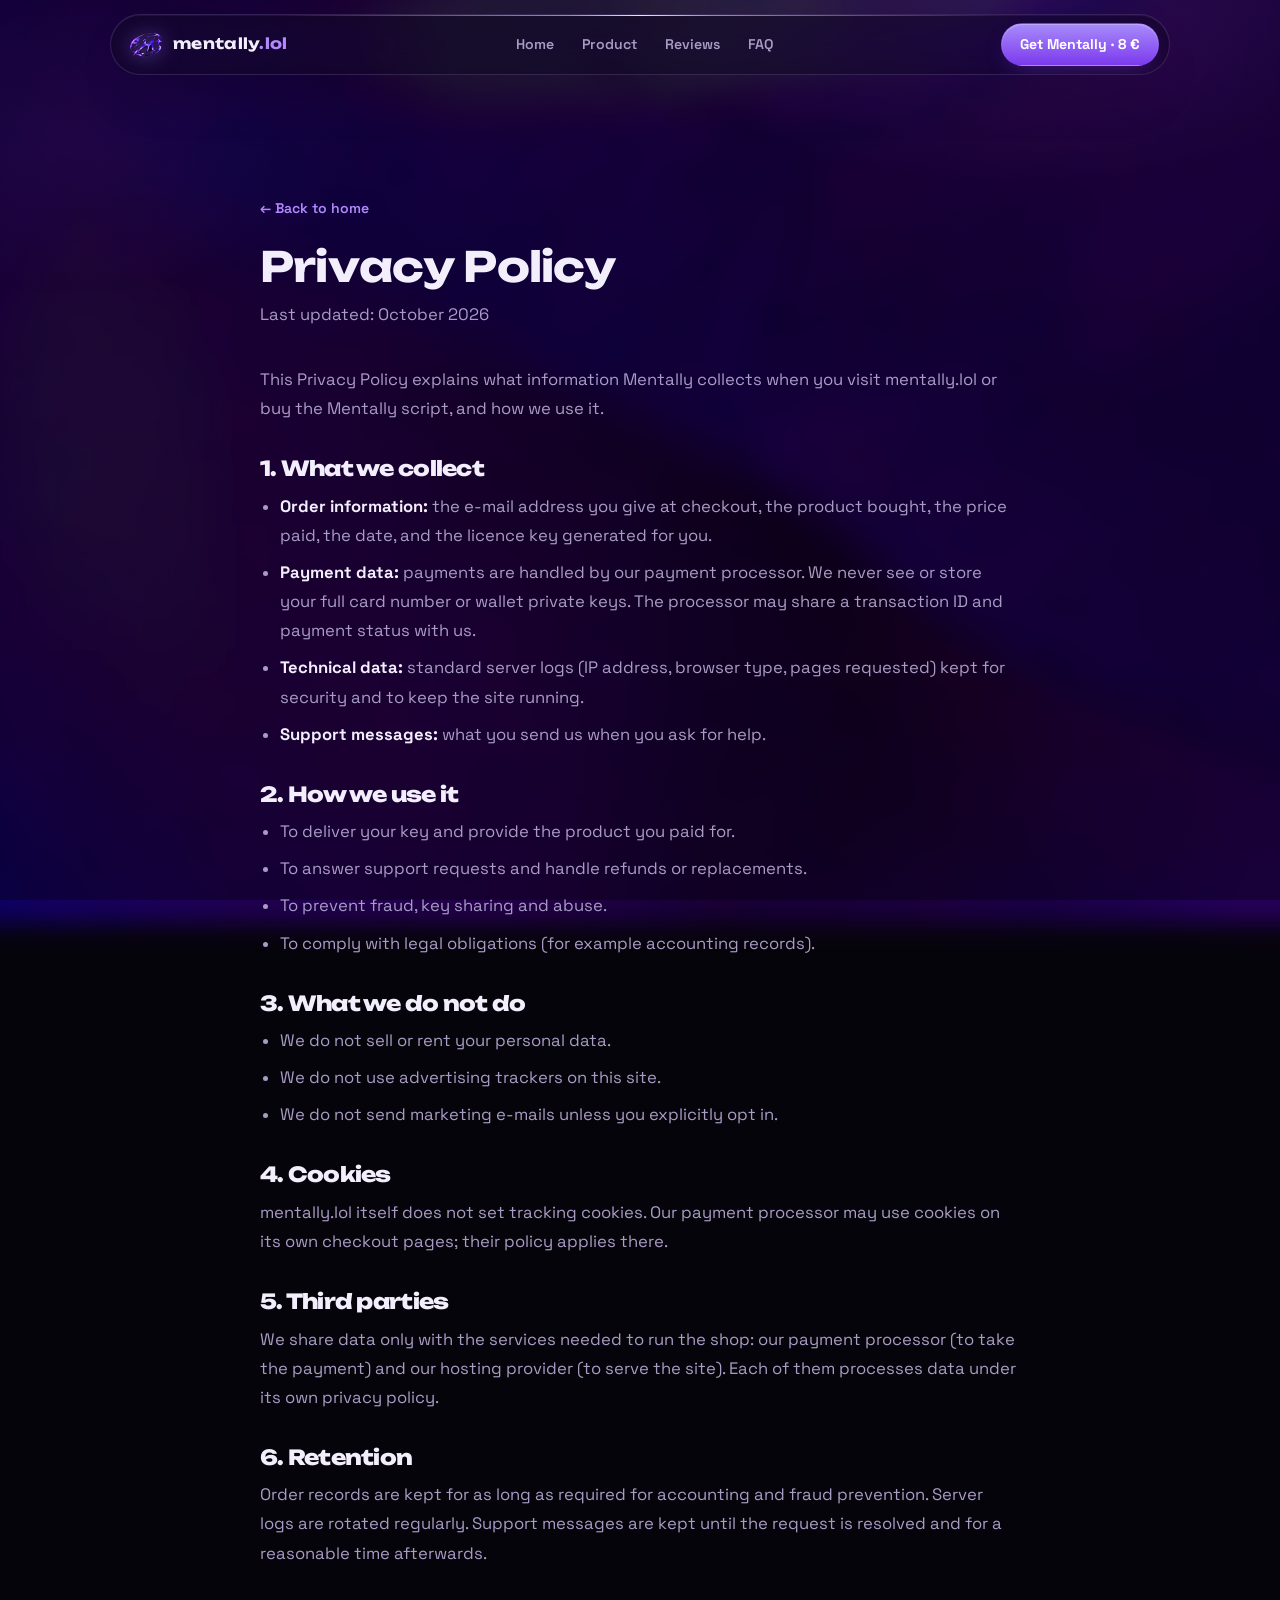
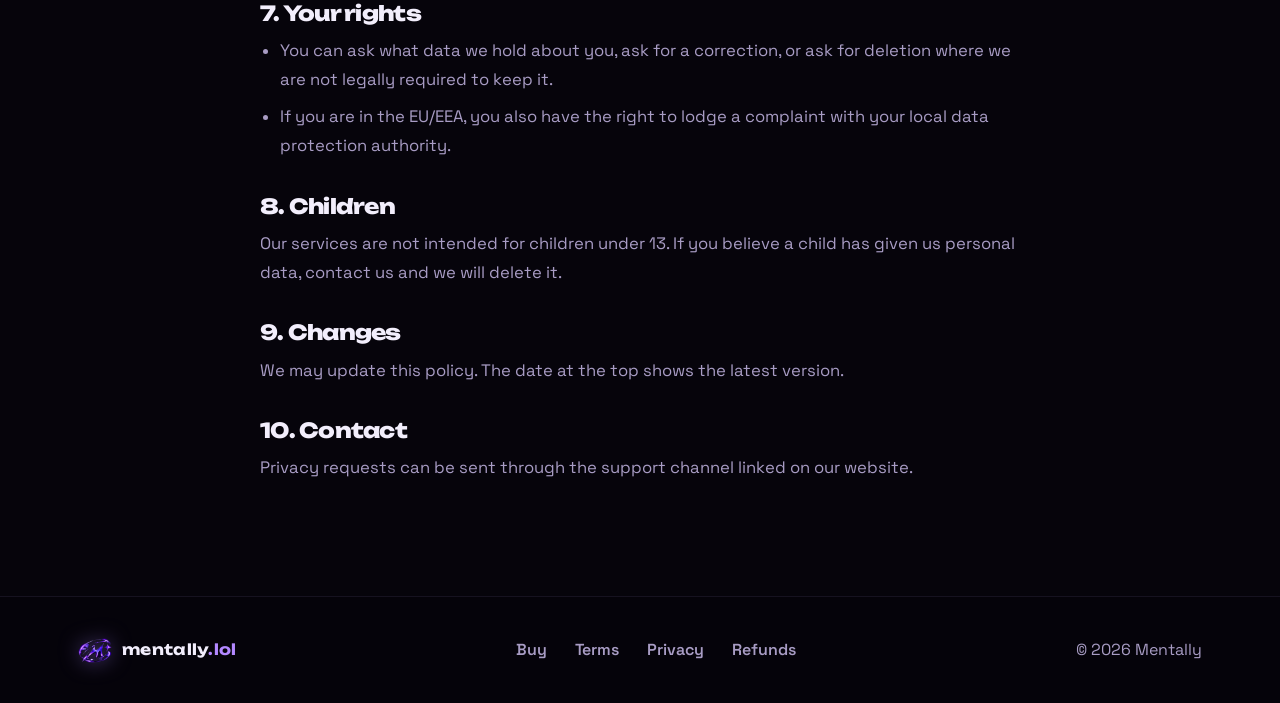
<file: privacy/index.html>
<!DOCTYPE html>
<html lang="en">
<head>
<meta charset="UTF-8">
<meta name="viewport" content="width=device-width, initial-scale=1.0">
<title>Privacy Policy — Mentally</title>
<meta name="description" content="Privacy Policy — Mentally, the Rivals script.">
<link rel="icon" type="image/png" href="../assets/favicon.png">
<meta name="referrer" content="strict-origin-when-cross-origin">
<link rel="preconnect" href="https://fonts.googleapis.com">
<link rel="preconnect" href="https://fonts.gstatic.com" crossorigin>
<link href="https://fonts.googleapis.com/css2?family=Unbounded:wght@500;600;700;800;900&family=Space+Grotesk:wght@400;500;600;700&family=Space+Mono:wght@400;700&display=swap" rel="stylesheet">
<link rel="stylesheet" href="../style.css">
</head>
<body>

<video class="site-bg-video" autoplay muted loop playsinline preload="auto" poster="../assets/background-poster.jpg" aria-hidden="true">
  <source src="../assets/background.mp4" type="video/mp4">
</video>
<div class="site-bg-tint"></div>
<div class="bg-fx"></div>
<div class="grain"></div>
<div class="scroll-progress" id="scrollProgress"></div>

<header>
  <nav class="nav-pill">
    <a href="../index.html" class="brand">
      <img src="../assets/logo.png" alt="Mentally">
      <span class="wordmark">mentally<em>.lol</em></span>
    </a>
    <div class="nav-links">
      <a href="../index.html">Home</a>
      <a href="../index.html#product">Product</a>
      <a href="../index.html#reviews">Reviews</a>
      <a href="../index.html#faq">FAQ</a>
    </div>
    <div class="nav-cta">
      <a href="../buy/index.html" class="btn btn-primary btn-sm">Get Mentally · 8 €<span class="cursor-glow"></span></a>
      <button class="burger" id="burgerBtn" aria-label="Menu"><span></span></button>
    </div>
  </nav>
  <div class="mobile-menu" id="mobileMenu">
    <a href="../index.html">Home</a>
    <a href="../index.html#product">Product</a>
    <a href="../index.html#reviews">Reviews</a>
    <a href="../index.html#faq">FAQ</a>
    <a href="../buy/index.html">Buy — 8 €</a>
  </div>
</header>

<main>
<div class="wrap legal-page">
  <a href="../index.html" class="legal-back">← Back to home</a>
  <h1 data-fx="split" data-fx-start="load">Privacy Policy</h1>
  <p class="legal-updated">Last updated: October 2026</p>

  <p>This Privacy Policy explains what information Mentally collects when you visit mentally.lol or buy the Mentally script, and how we use it.</p>

  <h2>1. What we collect</h2>
  <ul>
    <li><strong>Order information:</strong> the e-mail address you give at checkout, the product bought, the price paid, the date, and the licence key generated for you.</li>
    <li><strong>Payment data:</strong> payments are handled by our payment processor. We never see or store your full card number or wallet private keys. The processor may share a transaction ID and payment status with us.</li>
    <li><strong>Technical data:</strong> standard server logs (IP address, browser type, pages requested) kept for security and to keep the site running.</li>
    <li><strong>Support messages:</strong> what you send us when you ask for help.</li>
  </ul>

  <h2>2. How we use it</h2>
  <ul>
    <li>To deliver your key and provide the product you paid for.</li>
    <li>To answer support requests and handle refunds or replacements.</li>
    <li>To prevent fraud, key sharing and abuse.</li>
    <li>To comply with legal obligations (for example accounting records).</li>
  </ul>

  <h2>3. What we do not do</h2>
  <ul>
    <li>We do not sell or rent your personal data.</li>
    <li>We do not use advertising trackers on this site.</li>
    <li>We do not send marketing e-mails unless you explicitly opt in.</li>
  </ul>

  <h2>4. Cookies</h2>
  <p>mentally.lol itself does not set tracking cookies. Our payment processor may use cookies on its own checkout pages; their policy applies there.</p>

  <h2>5. Third parties</h2>
  <p>We share data only with the services needed to run the shop: our payment processor (to take the payment) and our hosting provider (to serve the site). Each of them processes data under its own privacy policy.</p>

  <h2>6. Retention</h2>
  <p>Order records are kept for as long as required for accounting and fraud prevention. Server logs are rotated regularly. Support messages are kept until the request is resolved and for a reasonable time afterwards.</p>

  <h2>7. Your rights</h2>
  <ul>
    <li>You can ask what data we hold about you, ask for a correction, or ask for deletion where we are not legally required to keep it.</li>
    <li>If you are in the EU/EEA, you also have the right to lodge a complaint with your local data protection authority.</li>
  </ul>

  <h2>8. Children</h2>
  <p>Our services are not intended for children under 13. If you believe a child has given us personal data, contact us and we will delete it.</p>

  <h2>9. Changes</h2>
  <p>We may update this policy. The date at the top shows the latest version.</p>

  <h2>10. Contact</h2>
  <p>Privacy requests can be sent through the support channel linked on our website.</p>

</div>
</main>

<footer>
  <div class="wrap footer-row">
    <a href="../index.html" class="brand"><img src="../assets/logo.png" alt="Mentally"><span class="wordmark">mentally<em>.lol</em></span></a>
    <nav class="footer-nav" aria-label="Footer">
      <a href="../buy/index.html">Buy</a>
      <a href="../terms/index.html">Terms</a>
      <a href="../privacy/index.html">Privacy</a>
      <a href="../refund/index.html">Refunds</a>
    </nav>
    <span class="footer-copy">© 2026 Mentally</span>
  </div>
</footer>

<script src="../app.js"></script>
<script src="../fx.js"></script>
</body>
</html>
</file>
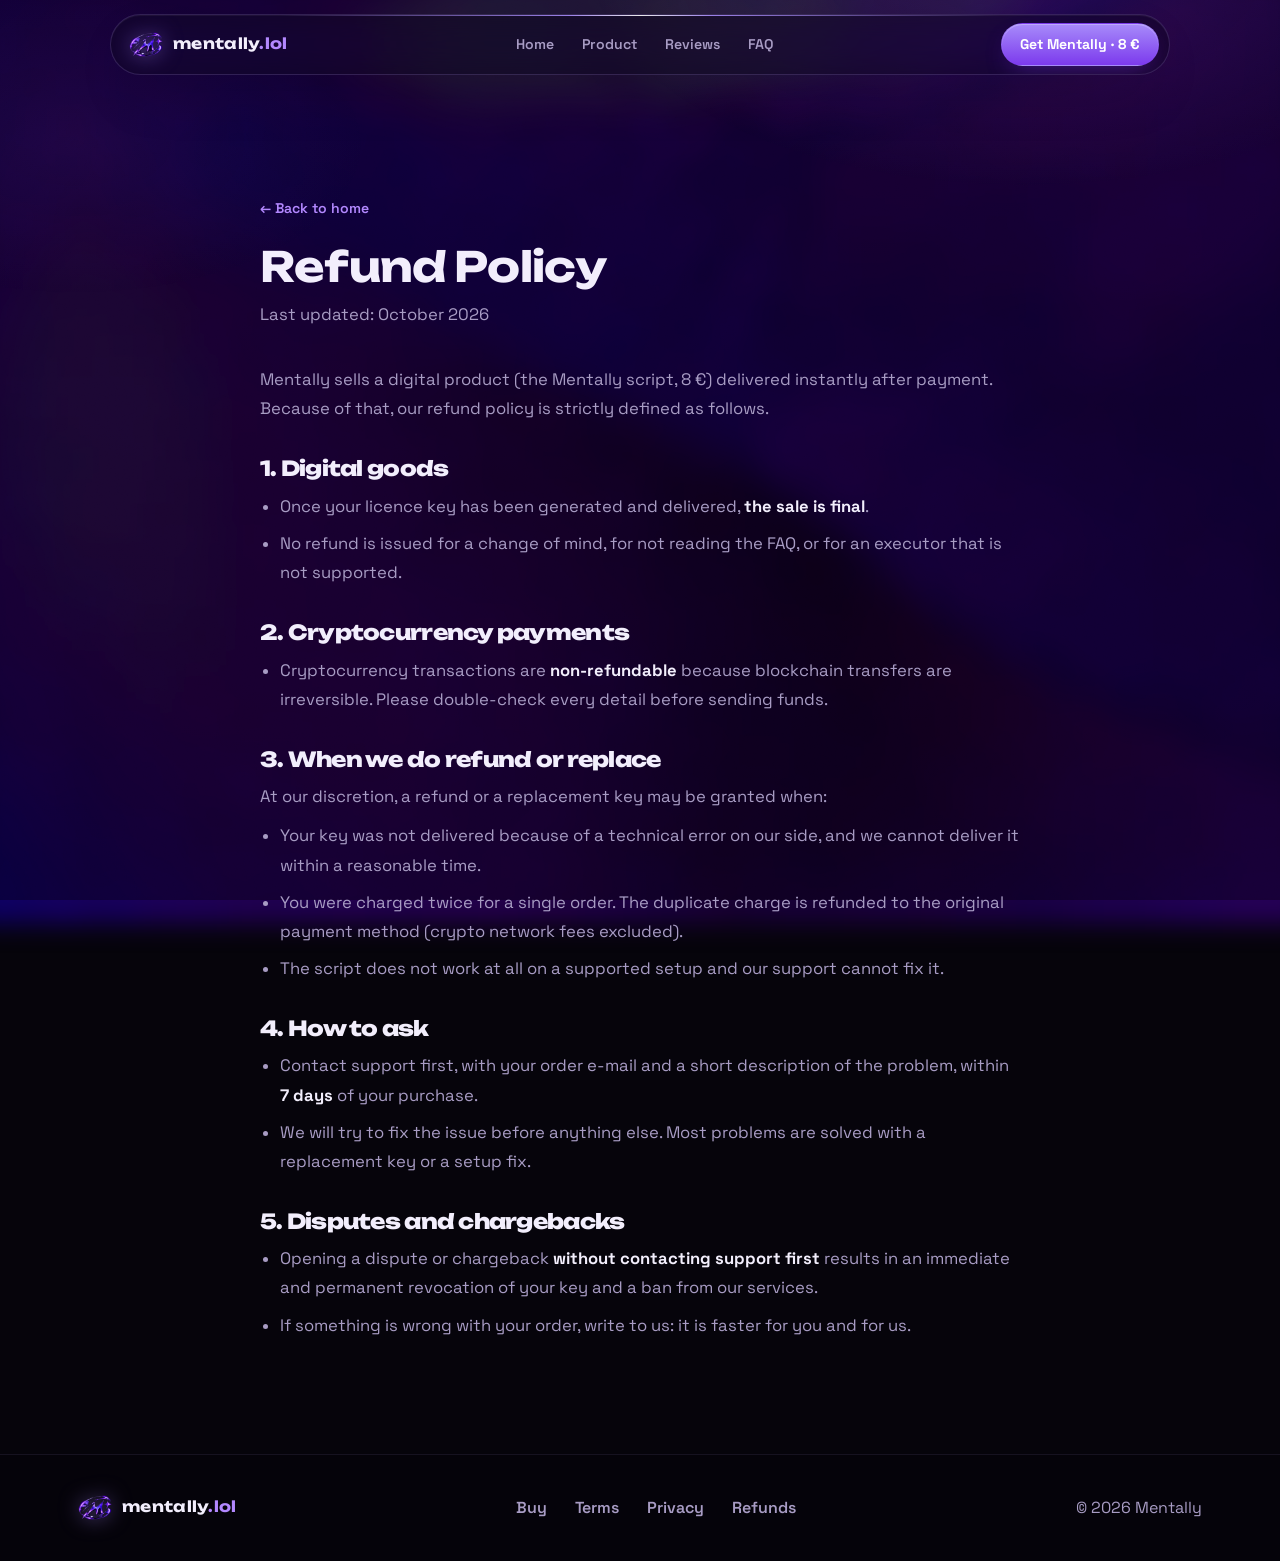
<file: refund/index.html>
<!DOCTYPE html>
<html lang="en">
<head>
<meta charset="UTF-8">
<meta name="viewport" content="width=device-width, initial-scale=1.0">
<title>Refund Policy — Mentally</title>
<meta name="description" content="Refund Policy — Mentally, the Rivals script.">
<link rel="icon" type="image/png" href="../assets/favicon.png">
<meta name="referrer" content="strict-origin-when-cross-origin">
<link rel="preconnect" href="https://fonts.googleapis.com">
<link rel="preconnect" href="https://fonts.gstatic.com" crossorigin>
<link href="https://fonts.googleapis.com/css2?family=Unbounded:wght@500;600;700;800;900&family=Space+Grotesk:wght@400;500;600;700&family=Space+Mono:wght@400;700&display=swap" rel="stylesheet">
<link rel="stylesheet" href="../style.css">
</head>
<body>

<video class="site-bg-video" autoplay muted loop playsinline preload="auto" poster="../assets/background-poster.jpg" aria-hidden="true">
  <source src="../assets/background.mp4" type="video/mp4">
</video>
<div class="site-bg-tint"></div>
<div class="bg-fx"></div>
<div class="grain"></div>
<div class="scroll-progress" id="scrollProgress"></div>

<header>
  <nav class="nav-pill">
    <a href="../index.html" class="brand">
      <img src="../assets/logo.png" alt="Mentally">
      <span class="wordmark">mentally<em>.lol</em></span>
    </a>
    <div class="nav-links">
      <a href="../index.html">Home</a>
      <a href="../index.html#product">Product</a>
      <a href="../index.html#reviews">Reviews</a>
      <a href="../index.html#faq">FAQ</a>
    </div>
    <div class="nav-cta">
      <a href="../buy/index.html" class="btn btn-primary btn-sm">Get Mentally · 8 €<span class="cursor-glow"></span></a>
      <button class="burger" id="burgerBtn" aria-label="Menu"><span></span></button>
    </div>
  </nav>
  <div class="mobile-menu" id="mobileMenu">
    <a href="../index.html">Home</a>
    <a href="../index.html#product">Product</a>
    <a href="../index.html#reviews">Reviews</a>
    <a href="../index.html#faq">FAQ</a>
    <a href="../buy/index.html">Buy — 8 €</a>
  </div>
</header>

<main>
<div class="wrap legal-page">
  <a href="../index.html" class="legal-back">← Back to home</a>
  <h1 data-fx="split" data-fx-start="load">Refund Policy</h1>
  <p class="legal-updated">Last updated: October 2026</p>

  <p>Mentally sells a digital product (the Mentally script, 8 €) delivered instantly after payment. Because of that, our refund policy is strictly defined as follows.</p>

  <h2>1. Digital goods</h2>
  <ul>
    <li>Once your licence key has been generated and delivered, <strong>the sale is final</strong>.</li>
    <li>No refund is issued for a change of mind, for not reading the FAQ, or for an executor that is not supported.</li>
  </ul>

  <h2>2. Cryptocurrency payments</h2>
  <ul>
    <li>Cryptocurrency transactions are <strong>non-refundable</strong> because blockchain transfers are irreversible. Please double-check every detail before sending funds.</li>
  </ul>

  <h2>3. When we do refund or replace</h2>
  <p>At our discretion, a refund or a replacement key may be granted when:</p>
  <ul>
    <li>Your key was not delivered because of a technical error on our side, and we cannot deliver it within a reasonable time.</li>
    <li>You were charged twice for a single order. The duplicate charge is refunded to the original payment method (crypto network fees excluded).</li>
    <li>The script does not work at all on a supported setup and our support cannot fix it.</li>
  </ul>

  <h2>4. How to ask</h2>
  <ul>
    <li>Contact support first, with your order e-mail and a short description of the problem, within <strong>7 days</strong> of your purchase.</li>
    <li>We will try to fix the issue before anything else. Most problems are solved with a replacement key or a setup fix.</li>
  </ul>

  <h2>5. Disputes and chargebacks</h2>
  <ul>
    <li>Opening a dispute or chargeback <strong>without contacting support first</strong> results in an immediate and permanent revocation of your key and a ban from our services.</li>
    <li>If something is wrong with your order, write to us: it is faster for you and for us.</li>
  </ul>

</div>
</main>

<footer>
  <div class="wrap footer-row">
    <a href="../index.html" class="brand"><img src="../assets/logo.png" alt="Mentally"><span class="wordmark">mentally<em>.lol</em></span></a>
    <nav class="footer-nav" aria-label="Footer">
      <a href="../buy/index.html">Buy</a>
      <a href="../terms/index.html">Terms</a>
      <a href="../privacy/index.html">Privacy</a>
      <a href="../refund/index.html">Refunds</a>
    </nav>
    <span class="footer-copy">© 2026 Mentally</span>
  </div>
</footer>

<script src="../app.js"></script>
<script src="../fx.js"></script>
</body>
</html>
</file>
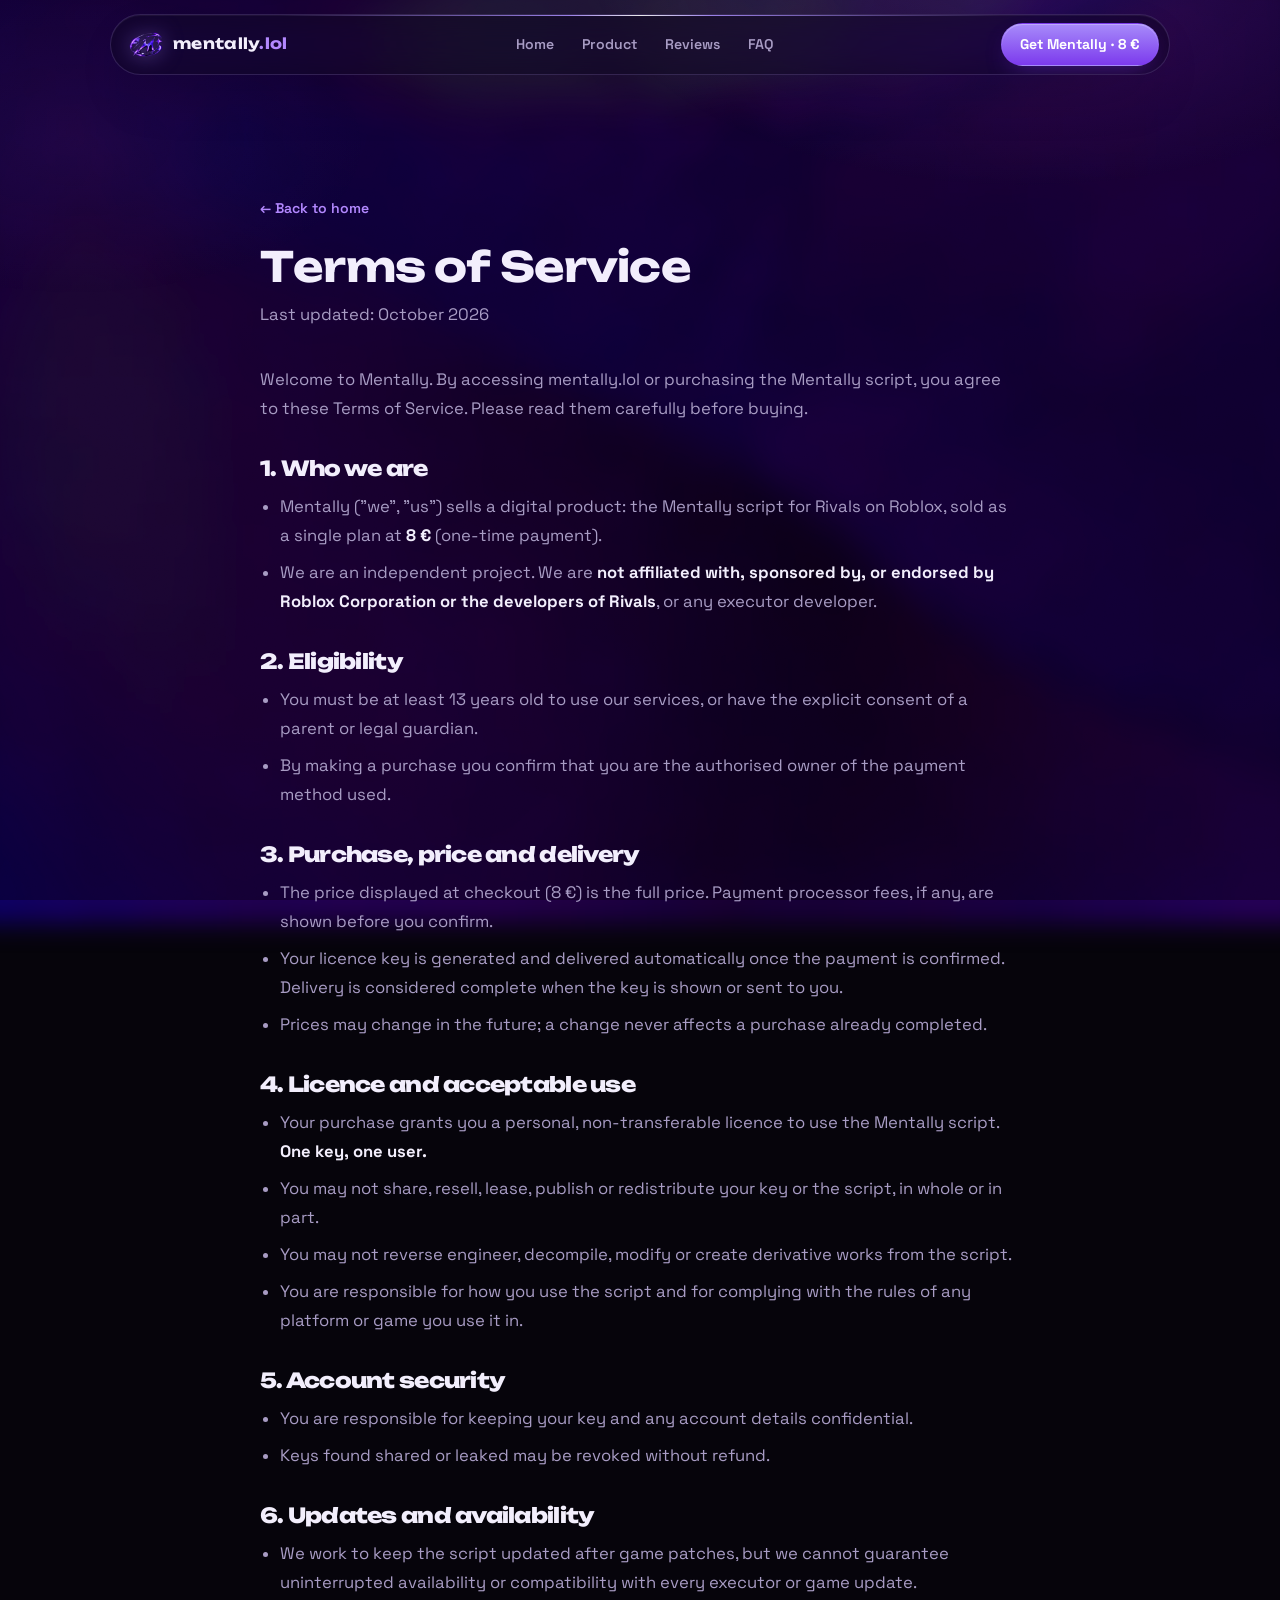
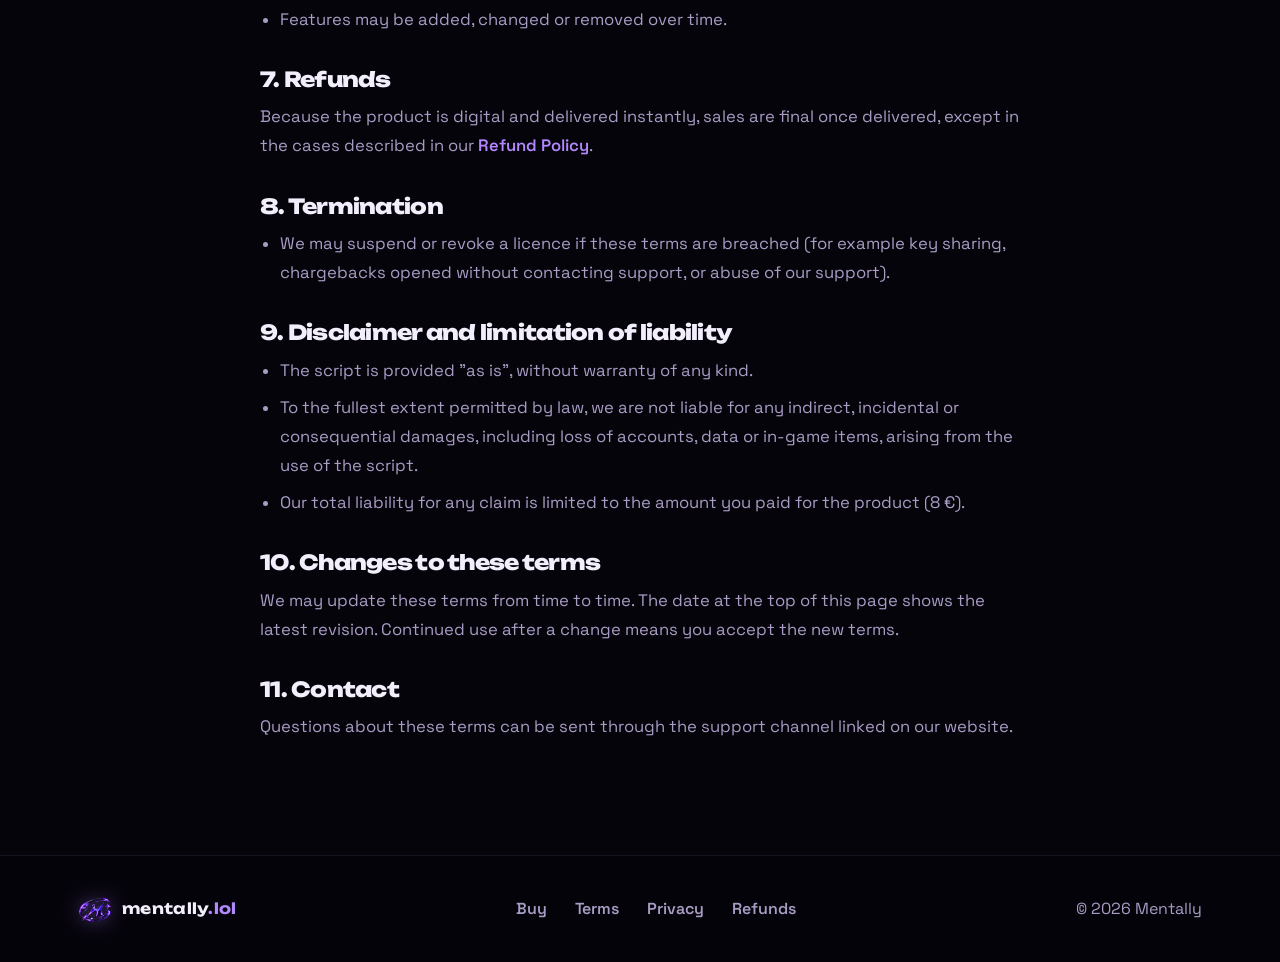
<file: terms/index.html>
<!DOCTYPE html>
<html lang="en">
<head>
<meta charset="UTF-8">
<meta name="viewport" content="width=device-width, initial-scale=1.0">
<title>Terms of Service — Mentally</title>
<meta name="description" content="Terms of Service — Mentally, the Rivals script.">
<link rel="icon" type="image/png" href="../assets/favicon.png">
<meta name="referrer" content="strict-origin-when-cross-origin">
<link rel="preconnect" href="https://fonts.googleapis.com">
<link rel="preconnect" href="https://fonts.gstatic.com" crossorigin>
<link href="https://fonts.googleapis.com/css2?family=Unbounded:wght@500;600;700;800;900&family=Space+Grotesk:wght@400;500;600;700&family=Space+Mono:wght@400;700&display=swap" rel="stylesheet">
<link rel="stylesheet" href="../style.css">
</head>
<body>

<video class="site-bg-video" autoplay muted loop playsinline preload="auto" poster="../assets/background-poster.jpg" aria-hidden="true">
  <source src="../assets/background.mp4" type="video/mp4">
</video>
<div class="site-bg-tint"></div>
<div class="bg-fx"></div>
<div class="grain"></div>
<div class="scroll-progress" id="scrollProgress"></div>

<header>
  <nav class="nav-pill">
    <a href="../index.html" class="brand">
      <img src="../assets/logo.png" alt="Mentally">
      <span class="wordmark">mentally<em>.lol</em></span>
    </a>
    <div class="nav-links">
      <a href="../index.html">Home</a>
      <a href="../index.html#product">Product</a>
      <a href="../index.html#reviews">Reviews</a>
      <a href="../index.html#faq">FAQ</a>
    </div>
    <div class="nav-cta">
      <a href="../buy/index.html" class="btn btn-primary btn-sm">Get Mentally · 8 €<span class="cursor-glow"></span></a>
      <button class="burger" id="burgerBtn" aria-label="Menu"><span></span></button>
    </div>
  </nav>
  <div class="mobile-menu" id="mobileMenu">
    <a href="../index.html">Home</a>
    <a href="../index.html#product">Product</a>
    <a href="../index.html#reviews">Reviews</a>
    <a href="../index.html#faq">FAQ</a>
    <a href="../buy/index.html">Buy — 8 €</a>
  </div>
</header>

<main>
<div class="wrap legal-page">
  <a href="../index.html" class="legal-back">← Back to home</a>
  <h1 data-fx="split" data-fx-start="load">Terms of Service</h1>
  <p class="legal-updated">Last updated: October 2026</p>

  <p>Welcome to Mentally. By accessing mentally.lol or purchasing the Mentally script, you agree to these Terms of Service. Please read them carefully before buying.</p>

  <h2>1. Who we are</h2>
  <ul>
    <li>Mentally ("we", "us") sells a digital product: the Mentally script for Rivals on Roblox, sold as a single plan at <strong>8 €</strong> (one-time payment).</li>
    <li>We are an independent project. We are <strong>not affiliated with, sponsored by, or endorsed by Roblox Corporation or the developers of Rivals</strong>, or any executor developer.</li>
  </ul>

  <h2>2. Eligibility</h2>
  <ul>
    <li>You must be at least 13 years old to use our services, or have the explicit consent of a parent or legal guardian.</li>
    <li>By making a purchase you confirm that you are the authorised owner of the payment method used.</li>
  </ul>

  <h2>3. Purchase, price and delivery</h2>
  <ul>
    <li>The price displayed at checkout (8 €) is the full price. Payment processor fees, if any, are shown before you confirm.</li>
    <li>Your licence key is generated and delivered automatically once the payment is confirmed. Delivery is considered complete when the key is shown or sent to you.</li>
    <li>Prices may change in the future; a change never affects a purchase already completed.</li>
  </ul>

  <h2>4. Licence and acceptable use</h2>
  <ul>
    <li>Your purchase grants you a personal, non-transferable licence to use the Mentally script. <strong>One key, one user.</strong></li>
    <li>You may not share, resell, lease, publish or redistribute your key or the script, in whole or in part.</li>
    <li>You may not reverse engineer, decompile, modify or create derivative works from the script.</li>
    <li>You are responsible for how you use the script and for complying with the rules of any platform or game you use it in.</li>
  </ul>

  <h2>5. Account security</h2>
  <ul>
    <li>You are responsible for keeping your key and any account details confidential.</li>
    <li>Keys found shared or leaked may be revoked without refund.</li>
  </ul>

  <h2>6. Updates and availability</h2>
  <ul>
    <li>We work to keep the script updated after game patches, but we cannot guarantee uninterrupted availability or compatibility with every executor or game update.</li>
    <li>Features may be added, changed or removed over time.</li>
  </ul>

  <h2>7. Refunds</h2>
  <p>Because the product is digital and delivered instantly, sales are final once delivered, except in the cases described in our <a href="../refund/index.html">Refund Policy</a>.</p>

  <h2>8. Termination</h2>
  <ul>
    <li>We may suspend or revoke a licence if these terms are breached (for example key sharing, chargebacks opened without contacting support, or abuse of our support).</li>
  </ul>

  <h2>9. Disclaimer and limitation of liability</h2>
  <ul>
    <li>The script is provided "as is", without warranty of any kind.</li>
    <li>To the fullest extent permitted by law, we are not liable for any indirect, incidental or consequential damages, including loss of accounts, data or in-game items, arising from the use of the script.</li>
    <li>Our total liability for any claim is limited to the amount you paid for the product (8 €).</li>
  </ul>

  <h2>10. Changes to these terms</h2>
  <p>We may update these terms from time to time. The date at the top of this page shows the latest revision. Continued use after a change means you accept the new terms.</p>

  <h2>11. Contact</h2>
  <p>Questions about these terms can be sent through the support channel linked on our website.</p>

</div>
</main>

<footer>
  <div class="wrap footer-row">
    <a href="../index.html" class="brand"><img src="../assets/logo.png" alt="Mentally"><span class="wordmark">mentally<em>.lol</em></span></a>
    <nav class="footer-nav" aria-label="Footer">
      <a href="../buy/index.html">Buy</a>
      <a href="../terms/index.html">Terms</a>
      <a href="../privacy/index.html">Privacy</a>
      <a href="../refund/index.html">Refunds</a>
    </nav>
    <span class="footer-copy">© 2026 Mentally</span>
  </div>
</footer>

<script src="../app.js"></script>
<script src="../fx.js"></script>
</body>
</html>
</file>
<file: style.css>
/* ==========================================================================
   mentally.lol — chrome violet sur noir
   Direction : métal liquide / néon sombre, inspirée du logo.
   ========================================================================== */

:root{
  --bg:#06040b;
  --bg-2:#0b0714;
  --panel:#120b20;
  --panel-2:#180f2b;
  --line:rgba(190,160,255,.09);
  --line-strong:rgba(190,160,255,.18);
  --text:#f2eefc;
  --muted:#a89cc4;
  --muted-2:#6e6389;
  --violet:#7c3aed;
  --violet-bright:#a78bfa;
  --violet-electric:#b388ff;
  --violet-deep:#2e0a7a;
  --violet-ink:#15063d;
  --glow:rgba(124,58,237,.45);
  --glow-soft:rgba(124,58,237,.14);
  --r-lg:28px; --r-md:18px; --r-sm:12px;
  --ease:cubic-bezier(.16,1,.3,1);
  --font-display:'Unbounded', sans-serif;
  --font-body:'Space Grotesk', sans-serif;
  --font-mono:'Space Mono', ui-monospace, monospace;
}

*{box-sizing:border-box; margin:0; padding:0;}
html{scroll-behavior:smooth; overflow-x:hidden;}
body{
  background:var(--bg); color:var(--text);
  font-family:var(--font-body); font-size:16px; line-height:1.5;
  -webkit-font-smoothing:antialiased; overflow-x:hidden; max-width:100vw;
}
img{max-width:100%; display:block;}
a{color:inherit; text-decoration:none;}
button{font-family:inherit; cursor:pointer;}
::selection{background:var(--violet); color:#fff;}

h1,h2,h3,.wordmark{font-family:var(--font-display); font-weight:700; letter-spacing:-.02em; line-height:1.08;}
h2{font-size:clamp(1.8rem,3.6vw,2.8rem); font-weight:800; letter-spacing:-.035em;}
.section-title{margin-top:14px; max-width:20ch;}
.eyebrow{
  display:inline-flex; align-items:center; gap:10px;
  font-family:var(--font-mono); font-size:.72rem; font-weight:700; letter-spacing:.16em; text-transform:uppercase;
  color:var(--violet-electric);
}
.eyebrow::before{content:''; width:18px; height:1px; background:var(--violet-electric);}

.wrap{max-width:1180px; margin:0 auto; padding:0 28px;}
section{padding:84px 0;}

/* ---------- Atmosphère ---------- */
.site-bg-video{
  position:fixed; inset:-24px; z-index:-4;
  width:calc(100% + 48px); height:calc(100% + 48px);
  object-fit:cover; pointer-events:none;
  filter:brightness(.42) saturate(1.3) contrast(1.25) blur(12px);
}
.site-bg-tint{
  position:fixed; inset:0; z-index:-3; pointer-events:none;
  background:var(--violet-ink); mix-blend-mode:multiply; opacity:.4;
}
.site-bg-tint::after{
  content:''; position:absolute; inset:0;
  background:radial-gradient(120% 90% at 50% 0%, rgba(0,0,0,0) 0%, rgba(3,1,8,.6) 100%);
}
.bg-fx{
  position:fixed; inset:0; z-index:-2; pointer-events:none;
  background:
    radial-gradient(55% 40% at 80% -4%, rgba(124,58,237,.18), transparent 62%),
    radial-gradient(35% 26% at 6% 16%, rgba(124,58,237,.08), transparent 65%);
}
.grain{
  position:fixed; inset:0; z-index:-1; pointer-events:none; opacity:.05; mix-blend-mode:overlay;
  background-image:url("data:image/svg+xml,%3Csvg xmlns='http://www.w3.org/2000/svg' width='120' height='120'%3E%3Cfilter id='n'%3E%3CfeTurbulence type='fractalNoise' baseFrequency='0.9' numOctaves='2' stitchTiles='stitch'/%3E%3C/filter%3E%3Crect width='100%25' height='100%25' filter='url(%23n)'/%3E%3C/svg%3E");
}
.scroll-progress{
  position:fixed; top:0; left:0; height:2px; width:0%; z-index:200; pointer-events:none;
  background:linear-gradient(90deg, var(--violet-deep), var(--violet-electric), #fff);
  transition:width .12s linear;
}

/* ---------- Navigation ---------- */
header{position:sticky; top:14px; z-index:100; margin:14px auto 0; max-width:1100px; padding:0 20px;}
.nav-pill{
  display:flex; align-items:center; justify-content:space-between;
  background:rgba(14,8,26,.55);
  backdrop-filter:blur(22px) saturate(160%); -webkit-backdrop-filter:blur(22px) saturate(160%);
  border:1px solid var(--line-strong); border-radius:999px;
  padding:8px 10px 8px 18px; position:relative; overflow:hidden;
  box-shadow:0 24px 60px -28px rgba(0,0,0,.9), inset 0 1px 0 rgba(255,255,255,.05);
}
.nav-pill::before{
  content:''; position:absolute; top:0; left:16%; right:16%; height:1px;
  background:linear-gradient(90deg, transparent, var(--violet-bright) 40%, #fff 50%, var(--violet-bright) 60%, transparent);
  opacity:.9;
}
.brand{display:flex; align-items:center; gap:10px; position:relative; z-index:1;}
.brand img{width:34px; height:34px; object-fit:contain; filter:drop-shadow(0 0 10px rgba(167,139,250,.55));}
.brand .wordmark{font-size:.95rem; font-weight:700; letter-spacing:.02em;}
.brand .wordmark em{font-style:normal; color:var(--violet-electric);}
.nav-links{display:flex; align-items:center; gap:28px; font-size:.88rem; font-weight:600; color:var(--muted); position:relative; z-index:1;}
.nav-links a{position:relative; padding:6px 0; transition:color .25s var(--ease);}
.nav-links a:hover{color:var(--text);}
.nav-links a::after{content:''; position:absolute; left:0; bottom:0; width:0; height:1.5px; background:var(--violet-electric); transition:width .3s var(--ease);}
.nav-links a:hover::after{width:100%;}
.nav-cta{display:flex; align-items:center; gap:10px; position:relative; z-index:1;}

.btn{
  display:inline-flex; align-items:center; justify-content:center; gap:8px;
  padding:11px 20px; border-radius:999px; font-size:.88rem; font-weight:700;
  border:1px solid transparent; white-space:nowrap; position:relative; overflow:hidden;
  transition:transform .35s var(--ease), background .3s var(--ease), border-color .3s var(--ease), box-shadow .3s var(--ease);
}
.btn:active{transform:scale(.96);}
.btn-primary{
  background:linear-gradient(180deg, var(--violet-bright), var(--violet));
  color:#fff; box-shadow:0 10px 26px -10px var(--glow), inset 0 1px 0 rgba(255,255,255,.25);
}
.btn-primary:hover{transform:translateY(-2px); box-shadow:0 16px 32px -10px var(--glow), inset 0 1px 0 rgba(255,255,255,.25);}
.btn-primary .cursor-glow{
  position:absolute; width:140px; height:140px; border-radius:50%;
  background:radial-gradient(circle, rgba(255,255,255,.4), transparent 70%);
  top:var(--gy,50%); left:var(--gx,50%); translate:-50% -50%; opacity:0; transition:opacity .3s ease; pointer-events:none;
}
.btn-primary:hover .cursor-glow{opacity:1;}
.btn-ghost{background:rgba(190,160,255,.05); border-color:var(--line-strong); color:var(--text);}
.btn-ghost:hover{background:rgba(190,160,255,.1); transform:translateY(-2px);}
.btn-sm{padding:9px 16px; font-size:.82rem;}
.btn .price{font-family:var(--font-display); font-weight:700; font-size:.8em; padding-left:8px; margin-left:4px; border-left:1px solid rgba(255,255,255,.3);}

.burger{display:none; width:36px; height:36px; border-radius:50%; border:1px solid var(--line-strong); background:rgba(190,160,255,.05); align-items:center; justify-content:center; position:relative; z-index:1;}
.burger span, .burger span::before, .burger span::after{content:''; display:block; width:15px; height:2px; background:var(--text); position:relative; transition:.3s var(--ease);}
.burger span::before{position:absolute; top:-5px;}
.burger span::after{position:absolute; top:5px;}
.mobile-menu{
  display:none; flex-direction:column; gap:4px;
  background:rgba(14,8,26,.95); backdrop-filter:blur(18px);
  border:1px solid var(--line-strong); border-radius:20px; margin:10px 20px 0; padding:14px;
}
.mobile-menu.open{display:flex;}
.mobile-menu a{padding:12px 14px; border-radius:12px; font-weight:600; color:var(--muted);}
.mobile-menu a:hover{background:rgba(190,160,255,.06); color:var(--text);}

/* ---------- Hero ---------- */
.hero{padding:96px 28px 48px; display:grid; grid-template-columns:1.05fr .95fr; gap:40px; align-items:center;}
.hero-copy{container-type:inline-size; min-width:0;}
.hero-line{display:block; white-space:nowrap;}
.hero h1{font-size:clamp(2rem, 10cqi, 4.6rem); font-weight:800; letter-spacing:-.045em; line-height:1.02; margin-top:18px;}
.hero-dot{color:var(--violet-electric);}

/* Texte chrome animé (GradientText) */
.chrome, .chrome-static{
  background:linear-gradient(100deg, #fff 0%, #d9ccff 18%, var(--violet-electric) 34%, #5b21b6 50%, #c4b5fd 66%, #fff 82%, #b388ff 100%);
  background-size:220% 100%;
  -webkit-background-clip:text; background-clip:text; color:transparent;
  filter:drop-shadow(0 0 18px rgba(167,139,250,.35));
}
.chrome{animation:chromeShift 7s linear infinite;}
@keyframes chromeShift{from{background-position:0% 50%;} to{background-position:220% 50%;}}

/* Mot qui change (RotatingText) */
.rotator{
  display:inline-grid; vertical-align:bottom; white-space:nowrap;
  transition:width .55s var(--ease);
  clip-path:inset(-.15em -.3em -.25em -.1em);
}
.rotator-word{
  grid-area:1/1; justify-self:start; padding-right:.04em;
  opacity:0; transform:translateY(85%); filter:blur(8px);
  transition:transform .7s var(--ease), opacity .5s ease, filter .6s ease;
}
.rotator-word.is-active{opacity:1; transform:translateY(0); filter:blur(0) drop-shadow(0 0 18px rgba(167,139,250,.35));}
.rotator-word.is-leaving{opacity:0; transform:translateY(-85%); filter:blur(8px);}

/* Reflet qui balaie le texte (ShinyText) */
.shiny{
  background:linear-gradient(110deg, var(--violet-electric) 38%, #fff 50%, var(--violet-electric) 62%);
  background-size:260% 100%;
  -webkit-background-clip:text; background-clip:text; color:transparent;
  animation:shiny 3.4s linear infinite;
}
@keyframes shiny{from{background-position:130% 0;} to{background-position:-130% 0;}}

/* Lettres qui montent (SplitText) */
.fx-split .fx-word{display:inline-block; white-space:nowrap; perspective:700px;}
.fx-split .fx-char{
  display:inline-block; opacity:0; transform-origin:50% 100%;
  transform:translateY(.55em) rotateX(-80deg); filter:blur(6px);
  transition:opacity .55s ease, transform .9s var(--ease), filter .6s ease;
  transition-delay:calc(var(--i) * 24ms);
}
.fx-split.fx-in .fx-char{opacity:1; transform:none; filter:none;}
.fx-split .fx-unit.chrome, .fx-split .fx-unit.chrome-static{filter:blur(6px);}
.fx-split.fx-in .fx-unit.chrome, .fx-split.fx-in .fx-unit.chrome-static{filter:drop-shadow(0 0 18px rgba(167,139,250,.35));}

/* Mots qui sortent du flou (BlurText) */
.fx-blur .fx-bword{
  display:inline-block; opacity:0; transform:translateY(10px); filter:blur(10px);
  transition:opacity .6s ease, transform .8s var(--ease), filter .7s ease;
  transition-delay:calc(var(--i) * 40ms);
}
.fx-blur.fx-in .fx-bword{opacity:1; transform:none; filter:none;}

/* Texte qui se décrypte (DecryptedText) */
.fx-decrypting{color:var(--violet-electric);}
.nav-links a[data-fx]{font-variant-numeric:tabular-nums;}
.hero p.lede{margin-top:22px; font-size:1.08rem; line-height:1.65; color:var(--muted); max-width:46ch;}
.hero-actions{display:flex; gap:14px; margin-top:32px; flex-wrap:wrap;}
.hero-actions .btn{padding:15px 26px; font-size:.95rem;}
.hero-note{margin-top:14px; font-size:.8rem; color:var(--muted-2);}

.stat-row{display:flex; gap:34px; margin-top:40px; flex-wrap:wrap;}
.stat .num{font-family:var(--font-display); font-weight:700; font-size:1.7rem; color:var(--text);}
.stat .num b{color:var(--violet-electric); font-weight:700;}
.stat .label{margin-top:4px; font-size:.78rem; color:var(--muted-2); font-weight:600; letter-spacing:.04em; text-transform:uppercase;}

.hero-visual{position:relative; display:flex; align-items:center; justify-content:center; min-height:420px;}
.hero-visual .glow{
  position:absolute; width:68%; aspect-ratio:1; border-radius:50%;
  background:radial-gradient(circle, var(--glow), transparent 68%);
  filter:blur(40px); animation:breathe 5s ease-in-out infinite;
}
.hero-visual .orbit{
  position:absolute; width:min(92%, 480px); aspect-ratio:1; border-radius:50%;
  border:1px solid rgba(190,160,255,.14);
  mask-image:conic-gradient(from 0deg, #000 0 20%, transparent 35% 65%, #000 80% 100%);
  -webkit-mask-image:conic-gradient(from 0deg, #000 0 20%, transparent 35% 65%, #000 80% 100%);
  animation:spin 22s linear infinite;
}
.hero-visual .orbit.two{width:min(72%, 380px); animation-duration:16s; animation-direction:reverse; opacity:.6;}
/* Logo en relief 3D (TiltedCard + extrusion par couches) */
.logo3d{position:relative; width:min(90%, 460px); perspective:1100px; animation:float 6s ease-in-out infinite;}
.logo3d-stage{position:relative; transform-style:preserve-3d; will-change:transform;}
.logo3d-face{
  position:relative; display:block; width:100%; height:auto;
  transform:translateZ(1px);
  filter:drop-shadow(0 0 26px rgba(124,58,237,.5));
}
.logo3d-depth{position:absolute; inset:0; transform-style:preserve-3d; pointer-events:none;}
.logo3d-layer{position:absolute; inset:0; width:100%; height:100%;}
.logo3d-shadow{
  position:absolute; inset:0; width:100%; height:100%; pointer-events:none;
  transform:translateZ(-80px) translateY(34px) scale(.94);
  filter:blur(24px) brightness(.9); opacity:.75;
}
.logo3d-shine{position:absolute; inset:0; width:100%; height:100%; transform:translateZ(2px); pointer-events:none;}
@keyframes breathe{0%,100%{transform:scale(1); opacity:.75;} 50%{transform:scale(1.12); opacity:1;}}
@keyframes spin{to{transform:rotate(360deg);}}
@keyframes float{0%,100%{transform:translateY(0) rotate(0);} 50%{transform:translateY(-14px) rotate(-1.5deg);}}

/* ---------- Pourquoi ---------- */
.why{display:grid; grid-template-columns:repeat(4,1fr); gap:16px; margin-top:40px;}
.why-item{
  padding:28px 24px; border-radius:var(--r-md);
  background:linear-gradient(160deg, rgba(24,15,43,.75), rgba(14,8,26,.6));
  border:1px solid var(--line);
  backdrop-filter:blur(10px); -webkit-backdrop-filter:blur(10px);
  transition:border-color .3s ease, transform .4s var(--ease);
}
.why-item:hover{border-color:var(--line-strong); transform:translateY(-4px);}
.why-icon{width:30px; height:30px; stroke:var(--violet-electric); fill:none; stroke-width:1.6; margin-bottom:16px;}
.why-item h4{font-size:1rem; font-weight:700; margin-bottom:8px;}
.why-item p{font-size:.88rem; color:var(--muted); line-height:1.6;}

/* ---------- Produit ---------- */
.product{
  background:linear-gradient(155deg, var(--panel), var(--panel-2));
  border:1px solid var(--line); border-radius:var(--r-lg);
  padding:52px; display:grid; grid-template-columns:1.1fr .9fr; gap:48px; align-items:center;
  position:relative; overflow:hidden;
}
.product::before{
  content:''; position:absolute; top:-30%; right:-10%; width:60%; aspect-ratio:1; border-radius:50%;
  background:radial-gradient(circle, var(--glow-soft), transparent 70%); filter:blur(20px); pointer-events:none;
}
.product h3{font-size:clamp(1.6rem,2.8vw,2.3rem); margin-top:16px; max-width:16ch;}
.product p{margin-top:16px; color:var(--muted); max-width:50ch; line-height:1.65;}
.feature-list{list-style:none; margin-top:22px; display:grid; grid-template-columns:1fr 1fr; gap:10px 24px;}
.feature-list li{display:flex; align-items:flex-start; gap:10px; font-size:.9rem; color:var(--text);}
/* Puce en étoile à 4 branches, reprise de l'étincelle du logo */
.feature-list li::before{
  content:''; flex:0 0 auto; width:14px; height:14px; margin-top:4px;
  background:linear-gradient(160deg, #fff, var(--violet-electric) 45%, var(--violet));
  clip-path:polygon(50% 0, 60% 40%, 100% 50%, 60% 60%, 50% 100%, 40% 60%, 0 50%, 40% 40%);
  filter:drop-shadow(0 0 6px var(--glow));
}
.price-card{
  position:relative; background:rgba(6,4,11,.55); border:1px solid var(--line-strong); border-radius:var(--r-md);
  padding:32px; text-align:center;
  box-shadow:0 30px 60px -30px rgba(0,0,0,.9), inset 0 1px 0 rgba(255,255,255,.05);
}
.price-card::before{
  content:''; position:absolute; inset:-1px; border-radius:inherit; padding:1px; pointer-events:none;
  background:linear-gradient(160deg, rgba(255,255,255,.35), transparent 30%, transparent 70%, var(--violet) 100%);
  -webkit-mask:linear-gradient(#000 0 0) content-box, linear-gradient(#000 0 0); -webkit-mask-composite:xor; mask-composite:exclude;
}
.price-card .tag{display:inline-block; font-size:.7rem; font-weight:700; letter-spacing:.14em; text-transform:uppercase; color:var(--violet-electric); margin-bottom:14px;}
.price-card .amount{font-family:var(--font-display); font-weight:800; font-size:4rem; line-height:1; letter-spacing:-.03em;}
.price-card .amount small{font-size:.4em; vertical-align:top; margin-left:4px; color:var(--violet-electric);}
.price-card .per{color:var(--muted-2); font-size:.85rem; margin-top:6px;}
.price-card ul{list-style:none; margin:22px 0; text-align:left; display:flex; flex-direction:column; gap:10px; font-size:.88rem; color:var(--muted);}
.price-card ul li{display:flex; gap:10px; align-items:center;}
.price-card ul li svg{width:16px; height:16px; stroke:var(--violet-electric); fill:none; stroke-width:2.2; flex:0 0 auto;}
.price-card .btn{width:100%; padding:15px;}
.price-card .fine{margin-top:12px; font-size:.75rem; color:var(--muted-2);}

/* ---------- Avis ---------- */
.reviews-head{display:flex; align-items:end; justify-content:space-between; gap:20px; margin-bottom:30px; flex-wrap:wrap;}
.reviews-head p{color:var(--muted); font-size:.92rem;}
.reviews-carousel{position:relative;}
.reviews-viewport{position:relative; height:280px; perspective:1400px; perspective-origin:50% 20%; overflow-x:hidden;}
.reviews-track{position:relative; width:100%; height:100%; transform-style:preserve-3d;}
.review-card{
  position:absolute; top:0; left:50%; width:300px; margin-left:-150px; height:100%;
  background:var(--panel); border:1px solid var(--line); border-radius:var(--r-md); padding:24px;
  display:flex; flex-direction:column; transform-origin:center center; backface-visibility:hidden;
  transition:transform .55s var(--ease), opacity .55s var(--ease);
}
.review-stars{display:flex; gap:3px; margin-bottom:14px;}
.review-stars svg{width:14px; height:14px; fill:var(--violet-electric);}
.review-card p{font-size:.9rem; line-height:1.6; color:var(--text); opacity:.9; flex:1;}
.review-who{display:flex; align-items:center; gap:10px; margin-top:18px;}
.review-avatar{
  width:30px; height:30px; border-radius:50%; flex:0 0 auto;
  background:linear-gradient(155deg, var(--violet-bright), var(--violet-deep));
  display:flex; align-items:center; justify-content:center; font-size:.72rem; font-weight:700; color:#fff;
}
.review-who span{font-size:.82rem; font-weight:600; color:var(--muted);}
.rev-arrow{
  position:absolute; top:50%; translate:0 -50%; z-index:200; width:40px; height:40px; border-radius:50%;
  display:flex; align-items:center; justify-content:center;
  background:rgba(14,8,26,.85); backdrop-filter:blur(14px); border:1px solid var(--line-strong);
  box-shadow:0 14px 30px -12px rgba(0,0,0,.8); transition:border-color .3s ease, transform .2s ease;
}
.rev-arrow:hover{border-color:var(--glow);}
.rev-arrow:active{transform:translateY(-50%) scale(.94);}
.rev-prev{left:4px;} .rev-next{right:4px;}
.rev-arrow svg{width:16px; height:16px; stroke:var(--text); fill:none; stroke-width:2;}

/* ---------- FAQ ---------- */
.faq-list{max-width:780px; margin-top:34px;}
.faq-item{border-top:1px solid var(--line);}
.faq-item:last-child{border-bottom:1px solid var(--line);}
.faq-q{
  width:100%; text-align:left; display:flex; align-items:center; justify-content:space-between; gap:20px;
  padding:22px 4px; background:none; border:none; color:var(--text); font-family:var(--font-body); font-size:1rem; font-weight:600;
}
.faq-q .plus{flex:0 0 auto; width:20px; height:20px; position:relative;}
.faq-q .plus::before,.faq-q .plus::after{content:''; position:absolute; background:var(--muted); transition:transform .35s var(--ease), background .3s ease;}
.faq-q .plus::before{top:50%; left:0; width:100%; height:1.5px; translate:0 -50%;}
.faq-q .plus::after{left:50%; top:0; width:1.5px; height:100%; translate:-50% 0;}
.faq-item.open .faq-q{color:var(--violet-electric);}
.faq-item.open .faq-q .plus::before{background:var(--violet-electric);}
.faq-item.open .faq-q .plus::after{transform:rotate(90deg); opacity:0;}
.faq-a{max-height:0; overflow:hidden; transition:max-height .4s var(--ease);}
.faq-a p{padding:0 4px 22px; color:var(--muted); font-size:.92rem; line-height:1.65; max-width:62ch;}

/* ---------- CTA final ---------- */
.cta{
  text-align:center; padding:72px 28px; border:1px solid var(--line); border-radius:var(--r-lg); position:relative; overflow:hidden;
  background:radial-gradient(80% 120% at 50% 120%, rgba(124,58,237,.35), transparent 60%), var(--panel);
}
.cta h2{max-width:18ch; margin:0 auto;}
.cta p{color:var(--muted); margin-top:14px;}
.cta .btn{margin-top:28px; padding:15px 28px; font-size:.95rem;}

/* ---------- Footer ---------- */
footer{padding:50px 0 34px; border-top:1px solid var(--line); margin-top:40px;}
.footer-top{display:flex; justify-content:space-between; align-items:flex-start; gap:32px; padding-bottom:32px; flex-wrap:wrap;}
.footer-brand .brand{margin-bottom:12px;}
.footer-brand p{color:var(--muted); max-width:34ch; line-height:1.6; font-size:.9rem;}
.footer-links{display:flex; gap:48px; flex-wrap:wrap;}
.footer-col h4{font-size:.72rem; text-transform:uppercase; letter-spacing:.14em; color:var(--muted-2); font-weight:700; margin-bottom:14px;}
.footer-col a{display:block; color:var(--muted); font-size:.9rem; margin-bottom:10px; transition:color .25s var(--ease);}
.footer-col a:hover{color:var(--text);}
.footer-bottom{display:flex; justify-content:space-between; align-items:center; padding-top:22px; border-top:1px solid var(--line); font-size:.8rem; color:var(--muted-2); flex-wrap:wrap; gap:12px;}

/* ---------- Pages légales ---------- */
.legal-page{padding-top:120px; padding-bottom:90px; max-width:816px; margin:0 auto;}
.legal-back{display:inline-flex; align-items:center; gap:8px; color:var(--muted); font-size:.88rem; font-weight:600; margin-bottom:26px; transition:color .25s var(--ease);}
.legal-back:hover{color:var(--violet-electric);}
.legal-page h1{font-size:clamp(1.9rem,3.6vw,2.6rem);}
.legal-updated{color:var(--muted-2); font-size:.85rem; margin-top:10px; margin-bottom:40px;}
.legal-page h2{font-size:1.1rem; margin-top:34px; margin-bottom:12px;}
.legal-page p,.legal-page li{color:var(--muted); line-height:1.75; font-size:.97rem;}
.legal-page ul{padding-left:20px; margin-top:10px; display:flex; flex-direction:column; gap:8px;}
.legal-page a{color:var(--violet-electric); font-weight:600;}
.legal-page strong{color:var(--text);}

/* ---------- Divers ---------- */
.reveal{opacity:0; transform:translateY(22px); transition:opacity .8s var(--ease), transform .8s var(--ease);}
.reveal.in{opacity:1; transform:translateY(0);}
.to-top{
  position:fixed; right:22px; bottom:22px; z-index:90; width:44px; height:44px; border-radius:50%;
  display:flex; align-items:center; justify-content:center;
  background:rgba(14,8,26,.8); backdrop-filter:blur(14px); border:1px solid var(--line-strong);
  box-shadow:0 14px 30px -12px rgba(0,0,0,.8); opacity:0; visibility:hidden; transform:translateY(10px);
  transition:opacity .35s var(--ease), transform .35s var(--ease), border-color .3s ease;
}
.to-top.show{opacity:1; visibility:visible; transform:translateY(0);}
.to-top:hover{border-color:var(--glow);}
.to-top svg{width:16px; height:16px; stroke:var(--text); fill:none; stroke-width:2;}

/* ---------- Responsive ---------- */
@media (max-width:900px){
  .hero{grid-template-columns:1fr; padding:60px 20px 40px;}
  .hero-visual{order:-1; min-height:260px;}
  .logo3d{width:min(78%, 360px);}
  .nav-links{display:none;}
  .burger{display:flex;}
  .why{grid-template-columns:1fr 1fr;}
  .product{grid-template-columns:1fr; padding:34px 26px;}
  .feature-list{grid-template-columns:1fr;}
}
@media (max-width:640px){
  .wrap{padding:0 20px;}
  .hero-actions .btn{flex:1; justify-content:center;}
  .footer-top{flex-direction:column;}
  .reviews-viewport{height:250px;}
  .review-card{width:240px; margin-left:-120px;}
  .why{grid-template-columns:1fr;}
  .nav-cta .btn-ghost{display:none;}
  .nav-pill{padding-left:12px;}
}
@media (max-width:480px){
  .brand .wordmark{display:none;}
  .brand img{width:30px; height:30px;}
}
@media (prefers-reduced-motion: reduce){
  *{animation:none !important; transition:none !important;}
}


/* ==========================================================================
   Ajouts : boutons, cartes à halo, étapes, FAQ, page d'achat
   ========================================================================== */
.btn-lg{padding:15px 26px; font-size:.95rem;}
.btn-block{width:100%; padding:15px;}
.btn.is-disabled{opacity:.45; filter:saturate(.5); box-shadow:none; cursor:not-allowed;}
.btn.is-disabled:hover{transform:none;}

/* Carte avec halo qui suit la souris (SpotlightCard) */
.spotlight-card{position:relative; overflow:hidden; isolation:isolate;}
.spotlight-card::after{
  content:''; position:absolute; inset:0; z-index:-1; pointer-events:none; opacity:0;
  background:radial-gradient(260px circle at var(--mx,50%) var(--my,50%), rgba(167,139,250,.16), transparent 70%);
  transition:opacity .35s ease;
}
.spotlight-card:hover::after{opacity:1;}

/* Étapes */
.steps{list-style:none; display:grid; grid-template-columns:repeat(3,1fr); gap:16px; margin-top:40px; counter-reset:none;}
.step{
  display:flex; gap:18px; align-items:flex-start;
  padding:28px 24px; border-radius:var(--r-md);
  background:linear-gradient(160deg, rgba(24,15,43,.75), rgba(14,8,26,.6));
  border:1px solid var(--line);
  backdrop-filter:blur(10px); -webkit-backdrop-filter:blur(10px);
}
.step-n{
  font-family:var(--font-display); font-weight:800; font-size:1.6rem; line-height:1; letter-spacing:-.04em;
  background:linear-gradient(180deg, #fff, var(--violet-electric) 70%, var(--violet-deep));
  -webkit-background-clip:text; background-clip:text; color:transparent;
}
.step h4{font-size:1rem; font-weight:700; margin-bottom:6px;}
.step p{font-size:.88rem; color:var(--muted); line-height:1.6;}
.steps-compact{grid-template-columns:1fr; gap:10px; margin-top:18px;}
.steps-compact .step{padding:18px 20px;}

/* FAQ en deux colonnes */
.faq-wrap{display:grid; grid-template-columns:.8fr 1.2fr; gap:56px; align-items:start;}
.faq-intro p{color:var(--muted); margin-top:16px; max-width:34ch; line-height:1.6;}
.faq-wrap .faq-list{margin-top:0;}
.faq-a a{color:var(--violet-electric); font-weight:600;}

/* Cartes un peu plus « verre » sur la vidéo */
.product, .cta, .review-card, .price-card{backdrop-filter:blur(12px); -webkit-backdrop-filter:blur(12px);}
.product{background:linear-gradient(155deg, rgba(18,11,32,.82), rgba(24,15,43,.7));}
.review-card{background:rgba(18,11,32,.85);}

/* ---------- Page d'achat ---------- */
.buy-page{padding-top:110px; padding-bottom:80px;}
.buy-grid{display:grid; grid-template-columns:1.1fr .9fr; gap:48px; align-items:start;}
.buy-info h1{font-size:clamp(2.2rem,5vw,3.6rem); font-weight:800; letter-spacing:-.045em; margin-top:16px;}
.buy-info .lede{margin-top:16px; font-size:1.05rem; color:var(--muted); line-height:1.65; max-width:46ch;}
.buy-sub{font-size:1.05rem; font-weight:700; letter-spacing:-.01em; margin-top:40px;}
.buy-info .feature-list{margin-top:16px;}
.buy-visual{position:relative; display:flex; justify-content:center; align-items:center; min-height:260px; margin-top:24px;}
.buy-visual .glow{
  position:absolute; width:55%; aspect-ratio:1; border-radius:50%;
  background:radial-gradient(circle, var(--glow), transparent 68%); filter:blur(40px);
  animation:breathe 5s ease-in-out infinite;
}
.buy-visual .logo3d{width:min(70%, 340px);}

.order-card{
  position:sticky; top:96px;
  background:linear-gradient(160deg, rgba(20,12,36,.9), rgba(12,7,22,.88));
  border:1px solid var(--line-strong); border-radius:var(--r-lg);
  padding:30px; box-shadow:0 40px 80px -40px rgba(0,0,0,.9), inset 0 1px 0 rgba(255,255,255,.05);
  backdrop-filter:blur(14px); -webkit-backdrop-filter:blur(14px);
}
.order-card .tag{display:inline-block; font-family:var(--font-mono); font-size:.7rem; font-weight:700; letter-spacing:.16em; text-transform:uppercase; color:var(--violet-electric);}
.order-product{display:flex; align-items:center; gap:14px; margin-top:20px; padding:16px; border-radius:var(--r-sm); background:rgba(190,160,255,.05); border:1px solid var(--line);}
.order-product img{width:52px; height:auto; filter:drop-shadow(0 0 10px rgba(167,139,250,.5));}
.order-product div{flex:1; display:flex; flex-direction:column; gap:2px;}
.order-product strong{font-size:.98rem;}
.order-product div span{font-size:.8rem; color:var(--muted-2);}
.order-price{font-family:var(--font-display); font-weight:700; font-size:1rem;}
.order-lines{margin-top:18px; display:flex; flex-direction:column; gap:10px;}
.order-line{display:flex; justify-content:space-between; font-size:.88rem; color:var(--muted);}
.order-line .ok{color:var(--violet-electric); font-weight:600;}
.order-total{display:flex; justify-content:space-between; align-items:baseline; margin-top:18px; padding-top:18px; border-top:1px solid var(--line);}
.order-total > span:first-child{font-weight:700;}
.amount-sm{font-family:var(--font-display); font-weight:800; font-size:2rem; letter-spacing:-.03em;}
.pay-methods{display:flex; gap:8px; flex-wrap:wrap; margin-top:20px;}
.pay-chip{font-family:var(--font-mono); font-size:.72rem; font-weight:700; letter-spacing:.06em; padding:7px 12px; border-radius:999px; border:1px solid var(--line-strong); color:var(--muted); background:rgba(190,160,255,.04);}

.agree{display:flex; gap:12px; align-items:flex-start; margin:22px 0 18px; font-size:.84rem; color:var(--muted); line-height:1.55; cursor:pointer;}
.agree input{position:absolute; opacity:0; width:1px; height:1px;}
.agree-box{
  flex:0 0 auto; width:20px; height:20px; margin-top:1px; border-radius:6px;
  border:1.5px solid var(--line-strong); background:rgba(190,160,255,.04);
  display:flex; align-items:center; justify-content:center; transition:background .2s ease, border-color .2s ease;
}
.agree-box svg{width:13px; height:13px; stroke:#fff; fill:none; stroke-width:3; opacity:0; transform:scale(.6); transition:opacity .2s ease, transform .25s var(--ease);}
.agree input:checked + .agree-box{background:var(--violet); border-color:var(--violet-bright);}
.agree input:checked + .agree-box svg{opacity:1; transform:none;}
.agree input:focus-visible + .agree-box{outline:2px solid var(--violet-electric); outline-offset:2px;}
.agree a{color:var(--violet-electric); font-weight:600;}
.agree.shake{animation:shake .4s ease;}
@keyframes shake{20%,60%{transform:translateX(-5px);} 40%,80%{transform:translateX(5px);}}

.order-card .fine{margin-top:12px; font-size:.78rem; color:var(--muted-2); text-align:center;}
.order-card .fine.warn{color:var(--violet-electric);}
.trust{list-style:none; display:flex; justify-content:center; gap:16px; flex-wrap:wrap; margin-top:18px; padding-top:18px; border-top:1px solid var(--line);}
.trust li{display:flex; align-items:center; gap:6px; font-size:.76rem; color:var(--muted);}
.trust svg{width:14px; height:14px; stroke:var(--violet-electric); fill:none; stroke-width:2.4;}

@media (max-width:900px){
  .steps{grid-template-columns:1fr;}
  .faq-wrap{grid-template-columns:1fr; gap:28px;}
  .buy-grid{grid-template-columns:1fr;}
  .order-card{position:relative; top:0;}
  .buy-page{padding-top:80px;}
}
@media (prefers-reduced-motion: reduce){
  .site-bg-video{display:none;}
}

/* État final garanti des effets de texte (posé par fx.js après l'animation) */
.fx-done .fx-char:not(.fx-unit), .fx-done .fx-bword{transition:none !important; opacity:1 !important; transform:none !important; filter:none !important;}
.fx-done .fx-unit{transition:none !important; opacity:1 !important; transform:none !important;}

/* ==========================================================================
   Passe « lisibilité » : plus de petites écritures, texte plus grand,
   pied de page sur une ligne
   ========================================================================== */
body{font-size:17px;}
section{padding:96px 0;}
.section-title{margin-top:0; max-width:22ch;}
h2{font-size:clamp(2rem,4vw,3.1rem);}

/* Hero */
.hero{padding-top:110px; padding-bottom:80px;}
.hero p.lede{font-size:clamp(1.12rem,1.6vw,1.3rem); line-height:1.6; max-width:40ch; margin-top:26px; color:#c9bfe2;}
.hero-actions{margin-top:36px;}
.btn-lg{padding:17px 30px; font-size:1rem;}
.btn-sm{padding:10px 18px; font-size:.88rem;}

/* Cartes */
.why{gap:18px; margin-top:44px;}
.why-item{padding:32px 26px;}
.why-item h4{font-size:1.15rem; margin-bottom:10px;}
.why-item p{font-size:1rem; line-height:1.6;}
.why-icon{width:34px; height:34px; margin-bottom:20px;}
.steps{margin-top:44px; gap:18px;}
.step{padding:30px 26px;}
.step h4{font-size:1.15rem;}
.step p{font-size:1rem;}
.step-n{font-size:1.9rem;}

/* Produit */
.product h3{margin-top:0; font-size:clamp(1.9rem,3.2vw,2.6rem);}
.product p{font-size:1.08rem;}
.feature-list{margin-top:26px; gap:14px 28px;}
.feature-list li{font-size:1.02rem;}
.price-card{padding:40px 32px;}
.price-card .amount{font-size:5rem;}
.price-sub{margin:14px 0 28px; font-size:1.05rem; color:var(--muted); line-height:1.5;}

/* Avis */
#reviews .section-title{margin-bottom:34px;}
.review-card p{font-size:1rem;}
.review-who span{font-size:.92rem;}

/* FAQ */
.faq-q{font-size:1.1rem; padding:24px 4px;}
.faq-a p{font-size:1.02rem;}

/* Appel final */
.cta{padding:84px 28px;}
.cta .btn{margin-top:32px;}

/* Pied de page : une seule ligne, texte normal */
footer{padding:36px 0; margin-top:24px; border-top:1px solid var(--line); background:rgba(6,4,11,.55); backdrop-filter:blur(10px); -webkit-backdrop-filter:blur(10px);}
.footer-row{display:flex; align-items:center; justify-content:space-between; gap:24px; flex-wrap:wrap;}
.footer-nav{display:flex; gap:28px; flex-wrap:wrap;}
.footer-nav a{color:var(--muted); font-size:1rem; font-weight:600; transition:color .25s var(--ease);}
.footer-nav a:hover{color:var(--text);}
.footer-copy{color:var(--muted); font-size:1rem;}

/* Pages légales */
.legal-page p, .legal-page li{font-size:1.04rem;}
.legal-updated{font-size:1rem; margin-bottom:36px;}
.legal-page h2{font-size:1.3rem;}

/* Page d'achat */
.buy-info h1{margin-top:0;}
.buy-info .lede{font-size:1.15rem;}
.buy-sub{font-size:1.35rem; margin-top:44px;}
.order-card{padding:32px;}
.order-product{margin-top:0; padding:18px;}
.order-product strong{flex:1; font-size:1.1rem;}
.order-product img{width:56px;}
.order-price{font-size:1.15rem;}
.order-lines{margin-top:22px; gap:12px;}
.order-line{font-size:1rem;}
.order-total{margin-top:22px; padding-top:22px;}
.order-total > span:first-child{font-size:1.1rem;}
.amount-sm{font-size:2.4rem;}
.agree{font-size:1rem; margin:24px 0 20px;}
.checkout-note{display:none; margin-top:14px; text-align:center; font-size:1rem; color:var(--violet-electric);}
.checkout-note.warn{display:block;}

@media (max-width:640px){
  .footer-row{flex-direction:column; align-items:flex-start; gap:18px;}
  .footer-nav{gap:20px;}
  .price-card .amount{font-size:4.2rem;}
  section{padding:72px 0;}
}

/* Logo en vrai 3D (logo3d.js) : le canvas WebGL remplace la version CSS */
.logo3d-gl{
  position:absolute; left:-22%; top:-26%; width:144%; height:152%;
  pointer-events:none;
  filter:
    drop-shadow(0 0 6px rgba(196,168,255,.55))
    drop-shadow(0 0 22px rgba(139,92,246,.75))
    drop-shadow(0 0 60px rgba(124,58,237,.55))
    drop-shadow(0 22px 40px rgba(0,0,0,.55));
}
.logo3d.gl-ready .logo3d-stage{visibility:hidden;}
.logo3d.gl-ready{animation-duration:7s;}

/* Fenêtre « Out of stock » (app.js) */
.stock-modal{
  position:fixed; inset:0; z-index:500; display:flex; align-items:center; justify-content:center; padding:20px;
  background:rgba(4,2,10,.6); backdrop-filter:blur(10px); -webkit-backdrop-filter:blur(10px);
  opacity:0; visibility:hidden; transition:opacity .3s ease, visibility .3s ease;
}
.stock-modal.open{opacity:1; visibility:visible;}
.stock-card{
  width:min(420px, 100%); text-align:center; padding:36px 30px 30px;
  background:linear-gradient(160deg, rgba(24,14,44,.96), rgba(12,7,22,.96));
  border:1px solid var(--line-strong); border-radius:var(--r-lg);
  box-shadow:0 40px 90px -30px rgba(0,0,0,.95), 0 0 60px -20px var(--glow), inset 0 1px 0 rgba(255,255,255,.06);
  transform:translateY(16px) scale(.97); transition:transform .45s var(--ease);
}
.stock-modal.open .stock-card{transform:none;}
.stock-card img{width:110px; margin:0 auto 18px; filter:drop-shadow(0 0 18px rgba(124,58,237,.6));}
.stock-card h3{font-size:1.8rem; font-weight:800;}
.stock-card p{color:var(--muted); font-size:1.05rem; line-height:1.6; margin:12px 0 26px;}
</file>
